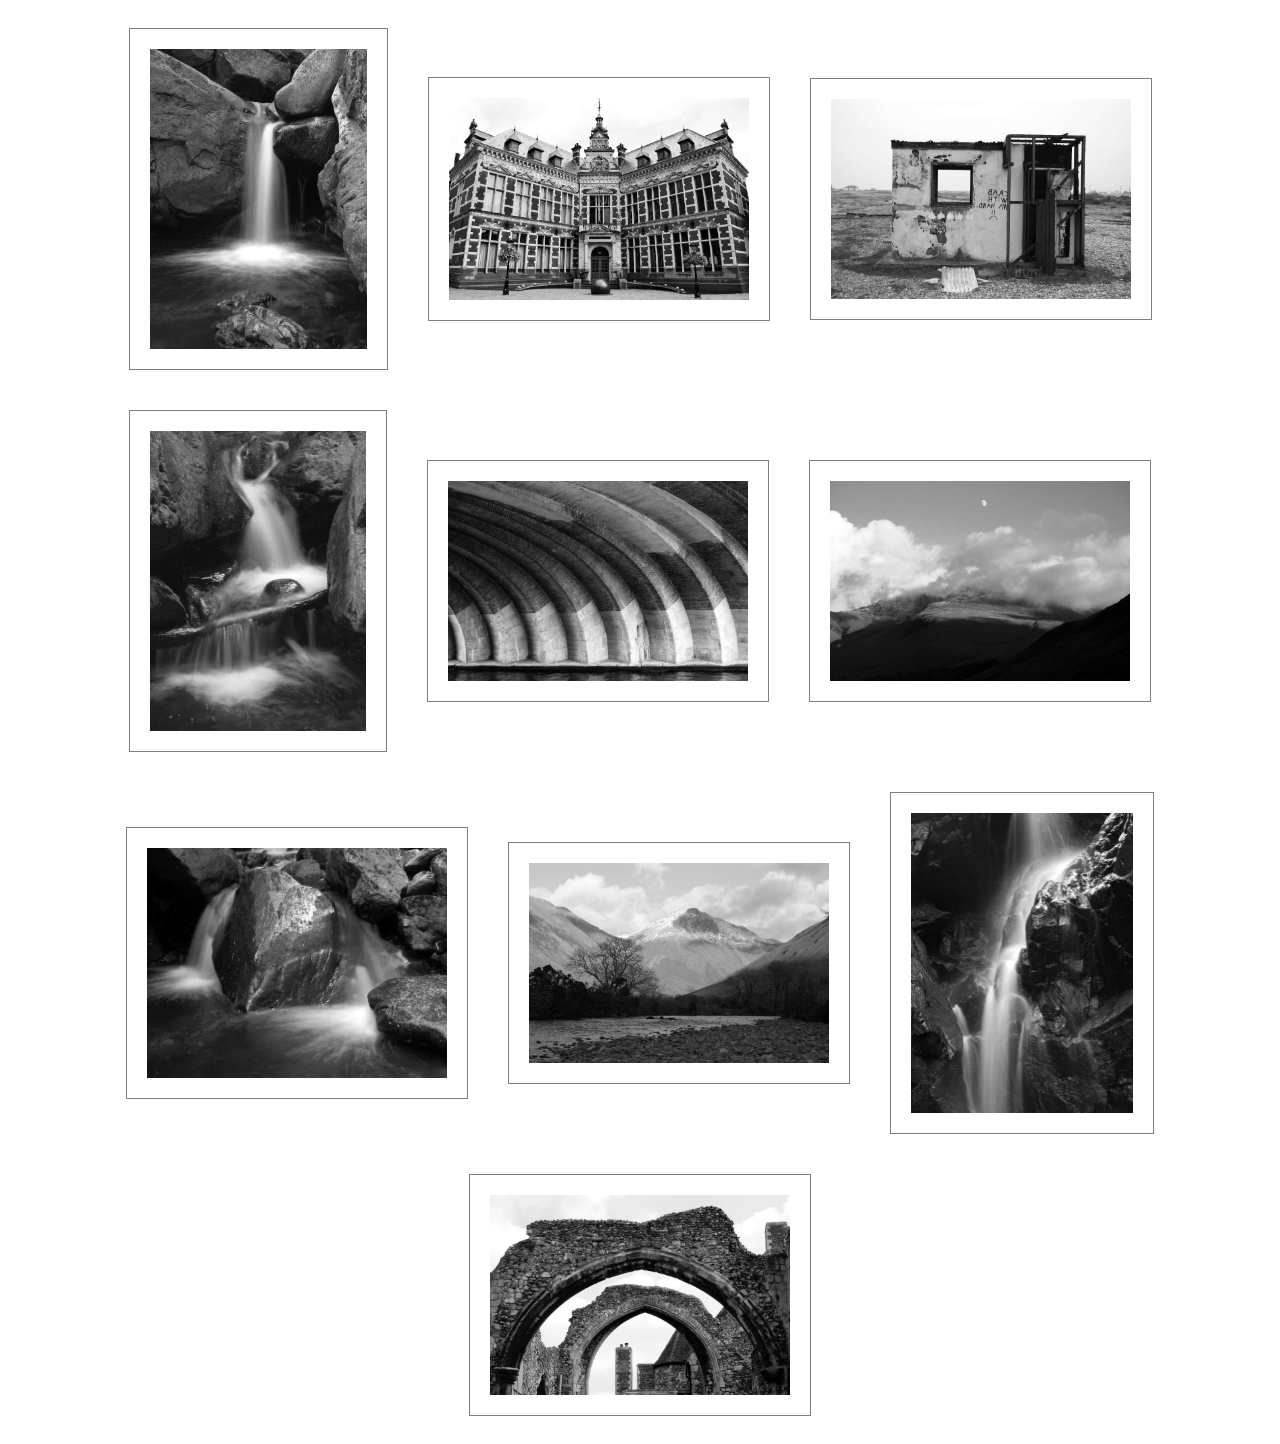
<file: gallery/index.html>
<!DOCTYPE html>
  <head>
    <meta charset="utf-8">
    <meta http-equiv="X-UA-Compatible" content="IE=edge">
    <title></title>
    <meta name="description" content="">
    <meta name="viewport" content="width=device-width, initial-scale=1">
    <link rel="stylesheet" href="https://use.fontawesome.com/releases/v5.7.2/css/all.css" integrity="sha384-fnmOCqbTlWIlj8LyTjo7mOUStjsKC4pOpQbqyi7RrhN7udi9RwhKkMHpvLbHG9Sr" crossorigin="anonymous">
    <link rel="stylesheet" href="gallery.css">
    <link rel="shortcut icon" href="/favicon.ico" type="image/x-icon">
    <link rel="icon" href="/favicon.ico" type="image/x-icon">
  </head>
  <body>
    <div id="modal">
      <div id="picAndCaption">
        <div id="picContainer">
          <div id="left" class="cheeks"><i class="fas fa-angle-left fa-4x"></i></i></div>
          <div id="fullpic"></div>
          <div id="right" class="cheeks"><i class="fas fa-angle-right fa-4x"></i></div>
        </div>
        <div id="caption"></div>
      </div>
    </div>
    <div id="wrapper">
      <img class="thumb" id="thumb0" src="images/falls1.jpg">
      <img class="thumb" id="thumb1" src="images/utrecht.jpg">
      <img class="thumb" id="thumb2" src="images/dungeness.jpg">
      <img class="thumb" id="thumb3" src="images/falls2.jpg">
      <img class="thumb" id="thumb4" src="images/underbridge.jpg">
      <img class="thumb" id="thumb5" src="images/scafellmoon.jpg">
      <img class="thumb" id="thumb6" src="images/falls3.jpg">
      <img class="thumb" id="thumb7" src="images/wasdale2.jpg">
      <img class="thumb" id="thumb8" src="images/falls4.jpg">
      <img class="thumb" id="thumb9" src="images/canterbury2.jpg">
    </div>
    
    <script src="gallery.js" type="module" async defer></script>
  </body>
</html>
</file>
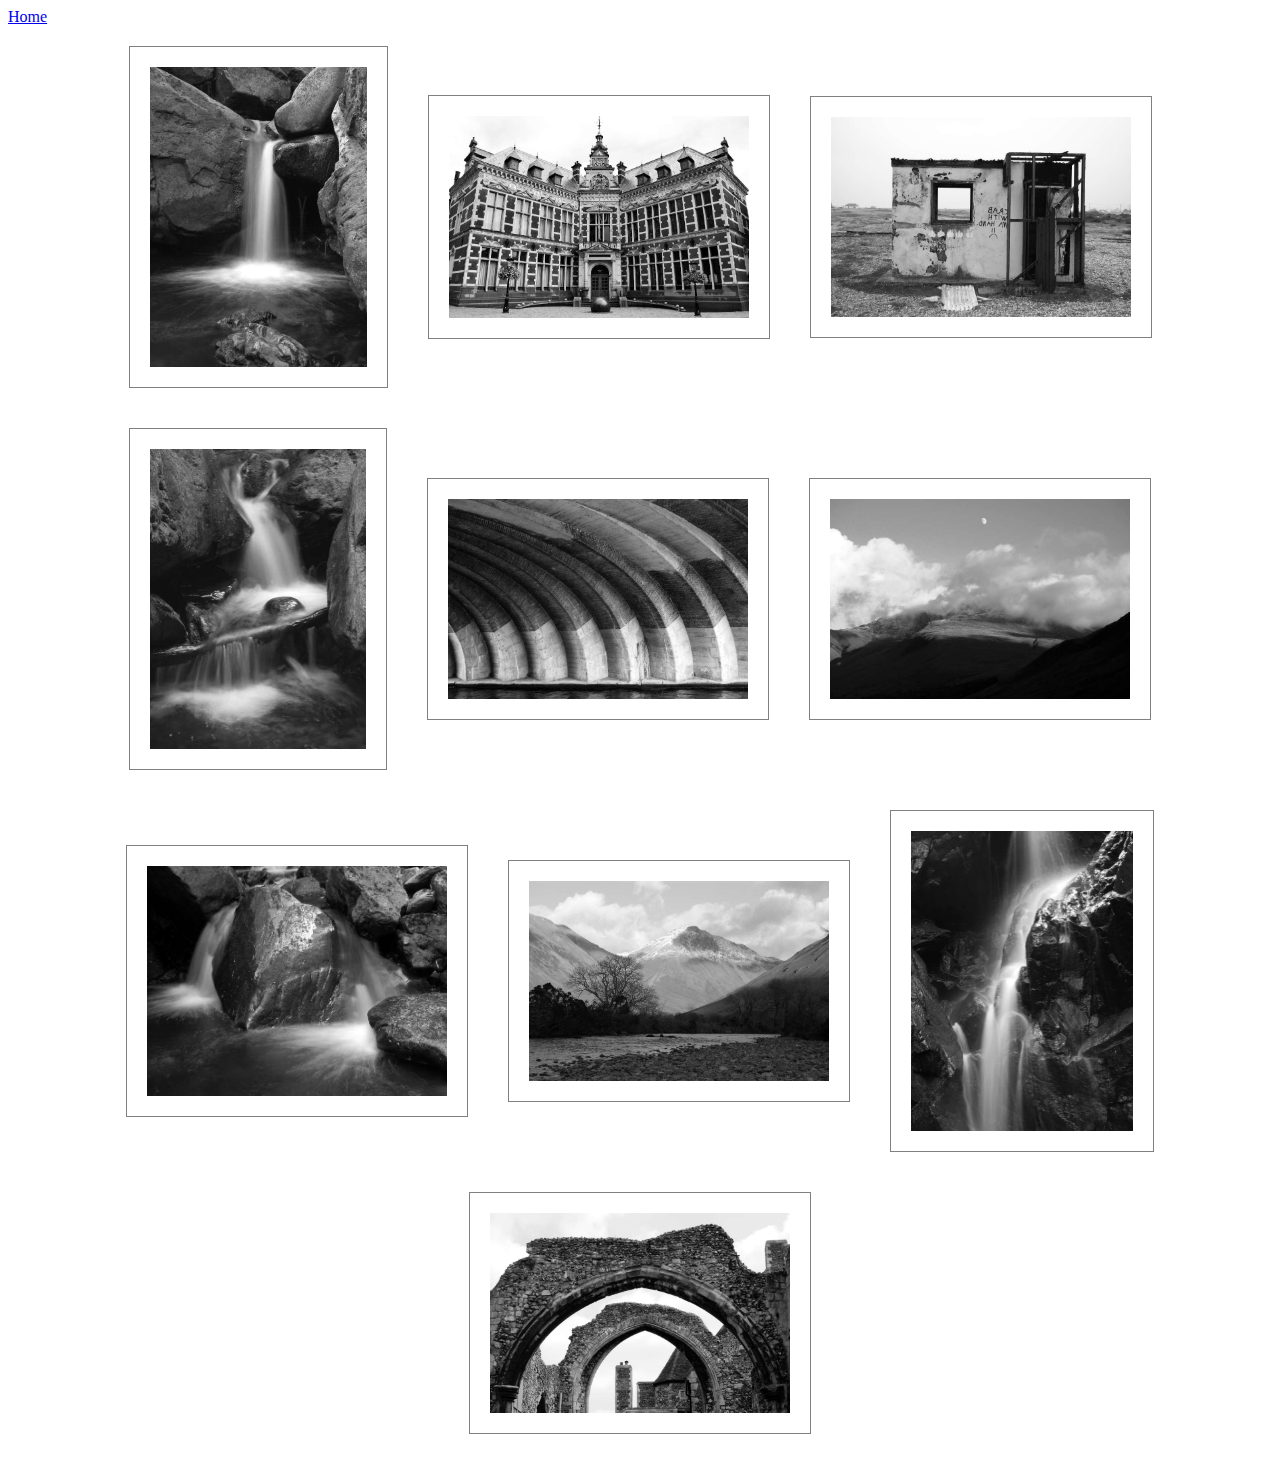
<file: gallery.html>
<!DOCTYPE html>
  <head>
    <meta charset="utf-8">
    <meta http-equiv="X-UA-Compatible" content="IE=edge">
    <title></title>
    <meta name="description" content="">
    <meta name="viewport" content="width=device-width, initial-scale=1">
    <link rel="stylesheet" href="https://use.fontawesome.com/releases/v5.7.2/css/all.css" integrity="sha384-fnmOCqbTlWIlj8LyTjo7mOUStjsKC4pOpQbqyi7RrhN7udi9RwhKkMHpvLbHG9Sr" crossorigin="anonymous">
    <link rel="stylesheet" href="gallery.css">
  </head>
  <body>
    <a href="index.html">Home</a>
    <div id="modal">
      <div id="picContainer">
      <div id="left" class="cheeks"><i class="fas fa-angle-left fa-4x"></i></i></div>
      <div id="fullpic"></div>
      <div id="right" class="cheeks"><i class="fas fa-angle-right fa-4x"></i></div>
      </div>
    </div>
    <div id="wrapper">
      <img class="thumb" id="thumb0" src="images/falls1.jpg">
      <img class="thumb" id="thumb1" src="images/utrecht.jpg">
      <img class="thumb" id="thumb2" src="images/dungeness.jpg">
      <img class="thumb" id="thumb3" src="images/falls2.jpg">
      <img class="thumb" id="thumb4" src="images/underbridge.jpg">
      <img class="thumb" id="thumb5" src="images/scafellmoon.jpg">
      <img class="thumb" id="thumb6" src="images/falls3.jpg">
      <img class="thumb" id="thumb7" src="images/wasdale2.jpg">
      <img class="thumb" id="thumb8" src="images/falls4.jpg">
      <img class="thumb" id="thumb9" src="images/canterbury2.jpg">
    </div>
    
    <script src="gallery.js" async defer></script>
  </body>
</html>
</file>
<file: gallery/gallery.css>
#wrapper {
  display: flex;
  flex-flow: row wrap;
  justify-content: center;
  align-items: center;
}

.thumb {
  margin: 20px;
  padding: 20px;
  border: 1px solid gray;
  transition: all;
  transition-duration: 80ms;
}

.thumb:hover {
  position: relative;
  transform: scale(1.008, 1.008);
  box-shadow: 1px 1px 10px grey;
}

#modal {
  display: none;
  position: fixed;
  z-index: 1;
  background-color: rgba(255, 255, 255, 0.8);
  left: 0;
  top: 0;
  width: 100vw;
  height: 100vh;
  flex-direction: row;
  align-items: center;
  justify-content: center;
}

#picAndCaption {
  display: flex;
  flex-direction: column;
  align-items: center;
  justify-content: space-between;
}

#fullpic {
  display: block;
  padding: 30px;
  border: 1px solid gray;
  background-color: white;
}

#caption {
  color: black;
  font-family: Georgia, "Times New Roman", Times, serif;
  margin-top: 10px;
}

.cheeks {
  display: flex;
  width: 80px;
  align-items: center;
  justify-content: center;
  opacity: 0;
  visibility: hidden;
}

#picContainer {
  display: flex;
  flex-direction: row;
}

.cheeks:hover {
  opacity: 0.4;
}
</file>
<file: gallery.css>
#wrapper {
  display: flex;
  flex-flow: row wrap;
  justify-content: center;
  align-items: center;
}

.thumb {
  margin: 20px;
  padding: 20px;
  border: 1px solid gray;
}

.thumb:hover {
  position: relative;
  top: -1px;
  left: -1px;
  box-shadow: 2px 2px 4px rgb(49, 49, 49);
}

#modal {
  display: none;
  position: fixed;
  z-index: 1;
  background-color: rgba(255, 255, 255, 0.8);
  left: 0;
  top: 0;
  width: 100vw;
  height: 100vh;
  flex-direction: row;
  align-items: center;
  justify-content: center;
}

#fullpic {
  display: block;
  padding: 30px;
  border: 1px solid gray;
  background-color: white;
}

.cheeks {
  display: flex;
  width: 80px;
  align-items: center;
  justify-content: center;
  opacity: 0;
}

#picContainer {
  display: flex;
  flex-direction: row;
}

.cheeks:hover {
  opacity: 0.4;
}
</file>
